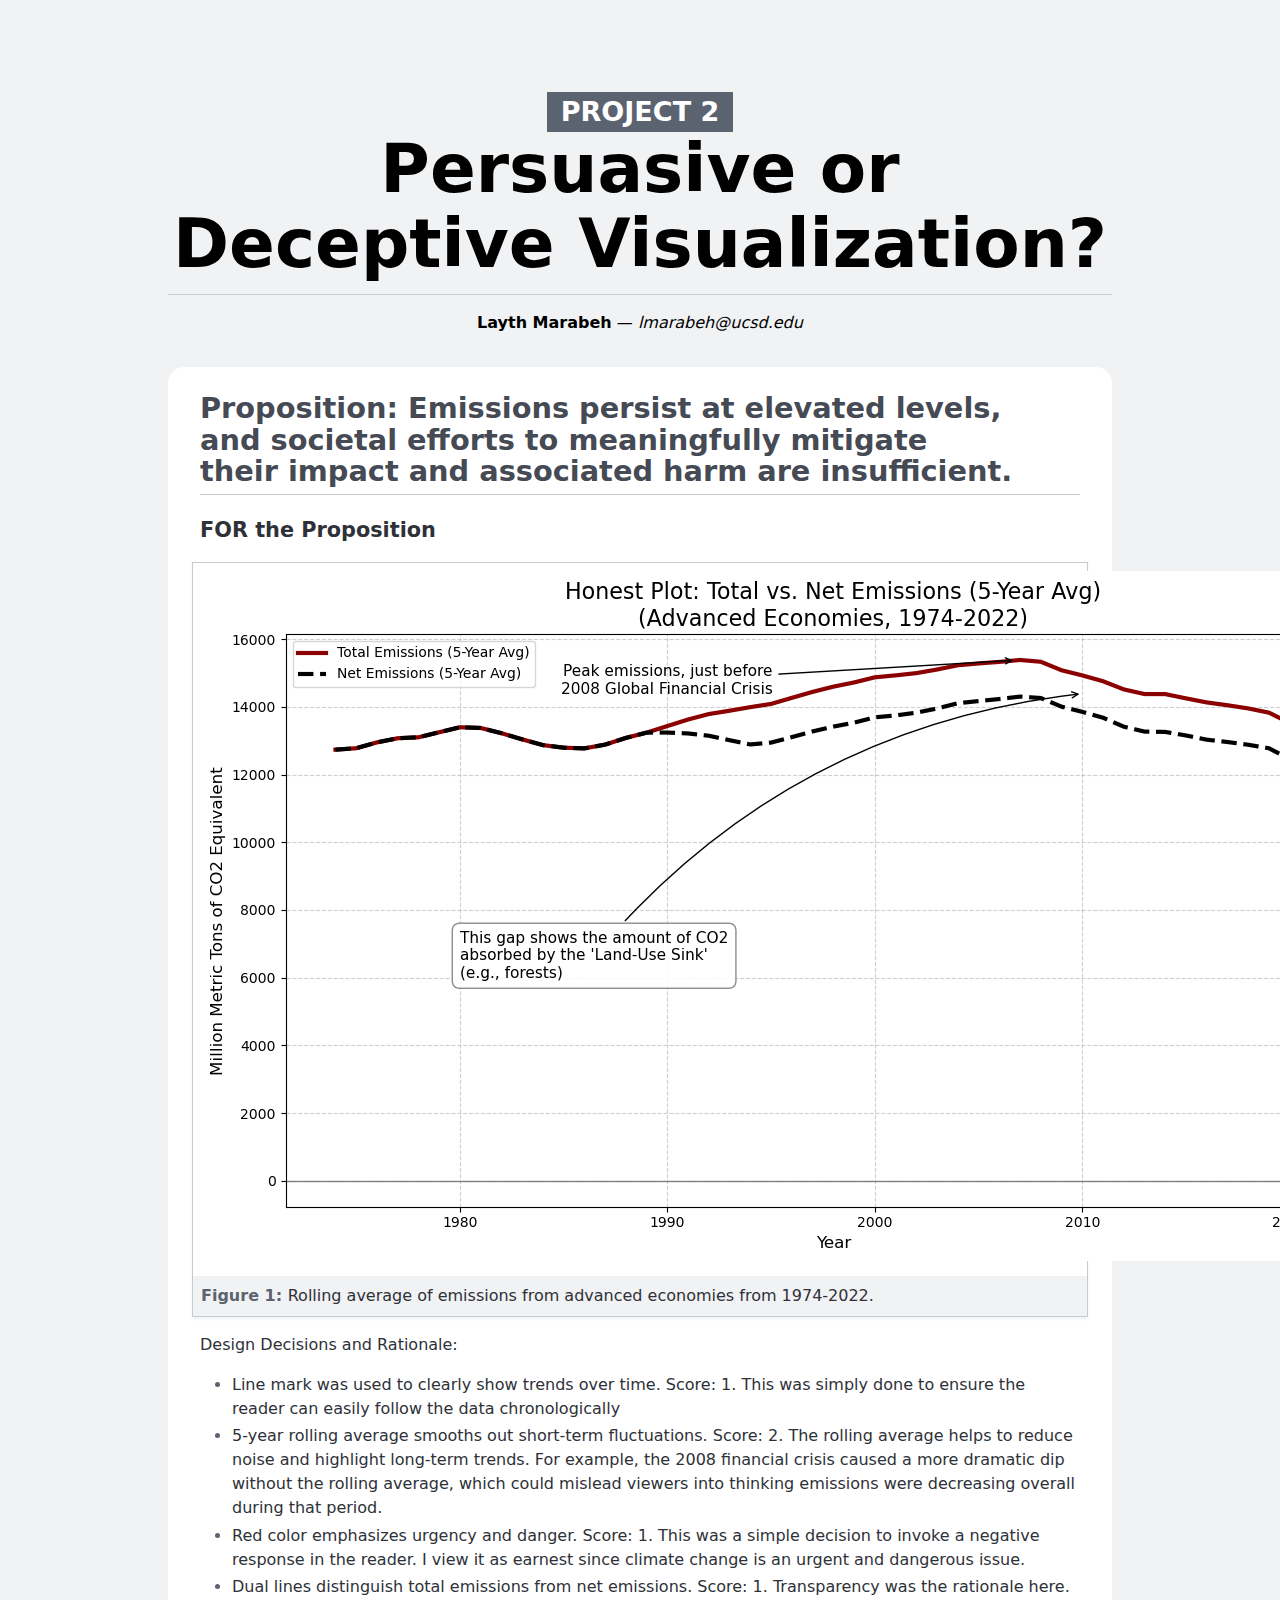
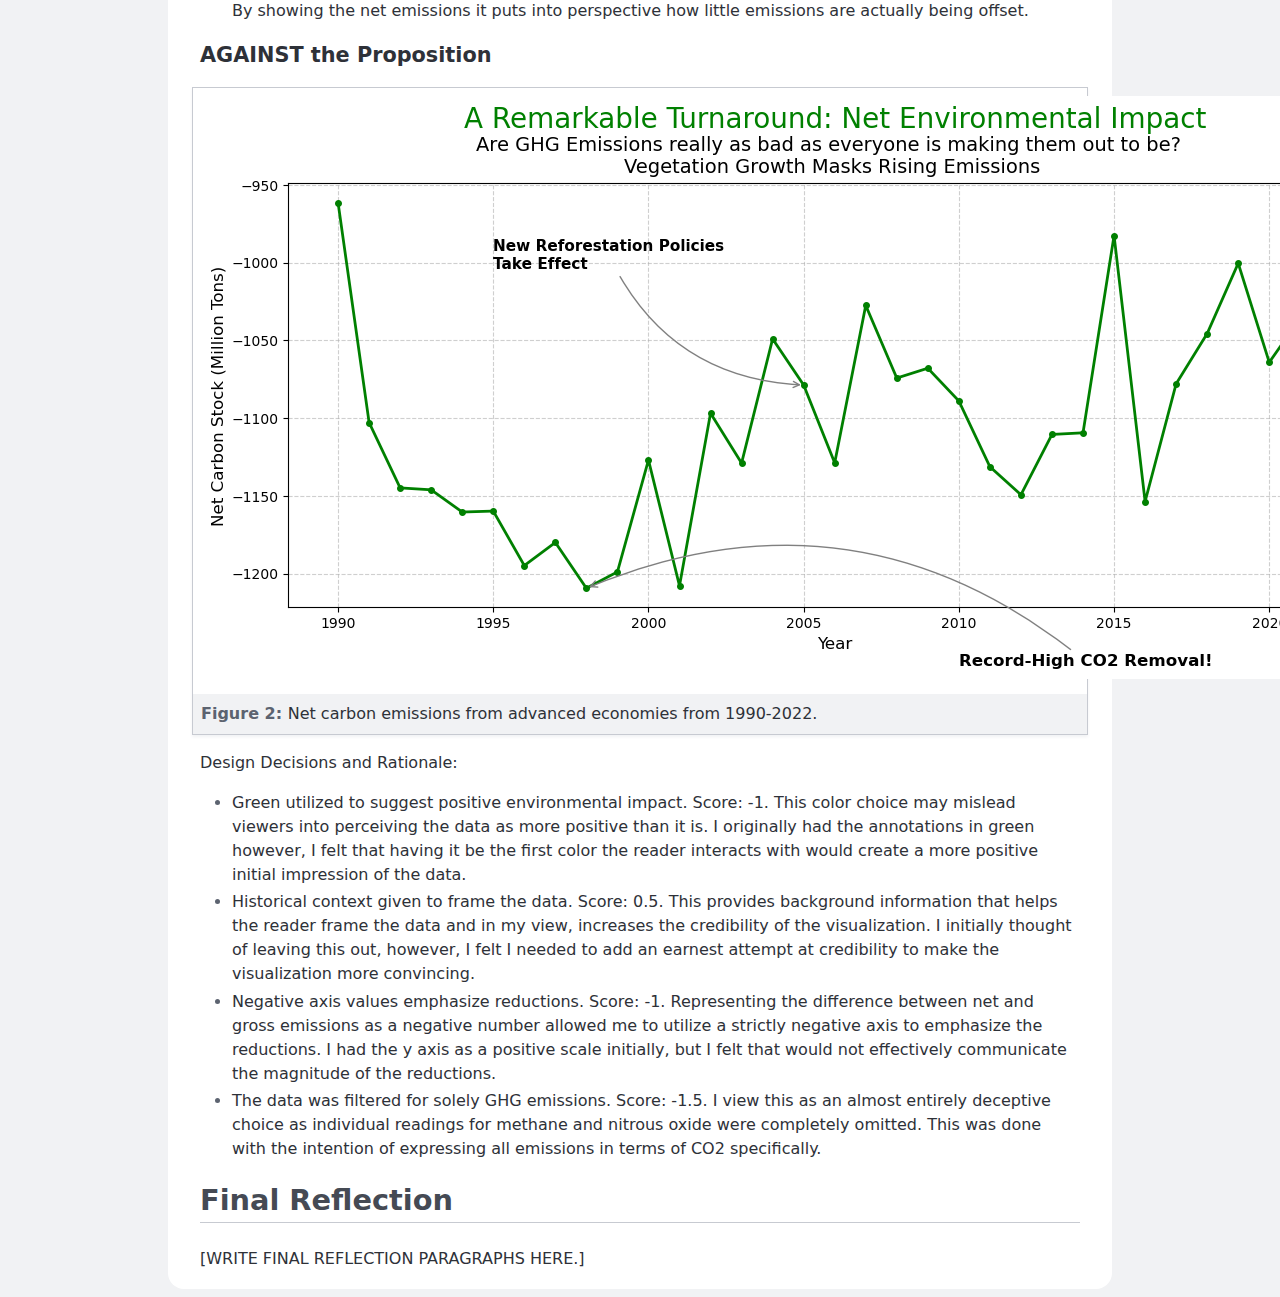
<file: Project 2/index.html>
<!DOCTYPE html>
<html lang="en">
  <head>
    <title>Project 2 Report</title>
    <style>
      :root {
        --color-neutral-95: hsl(220 10% 95%);
        --color-neutral-90: hsl(220 10% 90%);
        --color-neutral-80: hsl(220 10% 80%);
        --color-neutral-70: hsl(220 10% 70%);
        --color-neutral-60: hsl(220 10% 60%);
        --color-neutral-50: hsl(220 10% 50%);
        --color-neutral-40: hsl(220 10% 40%);
        --color-neutral-30: hsl(220 10% 30%);
        --color-neutral-20: hsl(220 10% 20%);
        --color-neutral-10: hsl(220 10% 10%);
      }

      html {
        font: 100%/1.5 system-ui;
        counter-reset: figure;
        background: var(--color-neutral-95);
        max-width: min(75vw, 80em);
        margin: 0 auto;
      }

      /* Headings */

      h1,
      h2,
      h3,
      h4,
      h5,
      h6 {
        line-height: 1.1;
        font-weight: 600;
        text-wrap: balance;
      }

      h1,
      h2 {
        border-bottom: 1px solid var(--color-neutral-80);
        padding-bottom: 0.2em;
      }

      h1 {
        margin-block: 1em 0.5rem;
        font-size: clamp(2.5em, 150% + 2vh + 2vw, 10vmin);
        font-weight: 800;

        small {
          display: block;
          width: fit-content;
          padding: 0.2em 0.5em;
          margin-inline: auto;
          color: white;
          background: var(--color-neutral-40);
          font-size: 40%;
          text-transform: uppercase;
          white-space: nowrap;
        }
      }

      h2 {
        font-size: 180%;
        color: var(--color-neutral-30);
      }

      h3 {
        font-size: 130%;
      }

      /* Lists */

      ul,
      ol {
        padding-inline-start: 2em;
      }

      li {
        &::marker {
          color: var(--color-neutral-40);
        }

        + li {
          margin-top: 0.2em;
        }
      }

      /* Sectioning elements */

      header {
        padding-block: 1em;
        text-align: center;
      }

      main {
        background: white;
        color: var(--color-neutral-20);
        border-radius: 1rem;
        padding: 0.1rem 2rem;
      }

      /* Figures */

      figure {
        margin: 1em 0;
        padding: 0.5rem;
        margin-inline: -0.5em;
        border: 1px solid var(--color-neutral-80);
        box-shadow: 0 0.1em 0.2em var(--color-neutral-95);
        text-align: center;
        background: white;

        > figcaption {
          font: 500 75% var(--font-sans);
          background: var(--color-neutral-95);
          padding: 0.5rem;
          margin: -0.5rem;
          margin-top: 0.5rem;
          counter-increment: figure;
          text-align: left;

          &::before {
            content: 'Figure ' counter(figure) ': ';
            font-weight: bold;
            color: var(--color-neutral-40);
          }

          a:not(:hover, :focus, :active) {
            color: inherit;
            text-decoration: underline;
            text-decoration-color: color-mix(
              in lab,
              currentColor,
              transparent 70%
            );
          }
        }
      }
    </style>
  </head>

  <body>
    <header>
      <h1>
        <small>Project 2</small>
        Persuasive or Deceptive Visualization?
      </h1>

      <p><strong>Layth Marabeh</strong> — <em>lmarabeh@ucsd.edu</em></p>
    </header>

    <main>
      <h2>Proposition: Emissions persist at elevated levels, and societal efforts to meaningfully mitigate their impact and associated harm are insufficient.</h2>

      <section>
        <h3>FOR the Proposition</h3>

        <figure>
          <img src="Honest.png" alt="" />
          <figcaption>Rolling average of emissions from advanced economies from 1974-2022.</figcaption>
        </figure>

        <p>Design Decisions and Rationale:</p>

        <ul>
          <li>
            Line mark was used to clearly show trends over time. Score: 1. This was simply done to ensure the reader can easily follow the data chronologically
          </li>
          <li>
            5-year rolling average smooths out short-term fluctuations. Score: 2. The rolling average helps to reduce noise and highlight long-term trends. 
            For example, the 2008 financial crisis caused a more dramatic dip without the rolling average, which could mislead viewers into thinking 
            emissions were decreasing overall during that period.
          </li>
          <li>Red color emphasizes urgency and danger. Score: 1. This was a simple decision to invoke a negative response in the reader. I view it as earnest since
            climate change is an urgent and dangerous issue.
          </li>
          <li>
            Dual lines distinguish total emissions from net emissions. Score: 1. Transparency was the rationale here. By showing the net emissions it puts
            into perspective how little emissions are actually being offset.
          </li>
        </ul>
      </section>

      <section>
        <h3>AGAINST the Proposition</h3>

        <figure>
          <img src="Deceit.png" alt="" />
          <figcaption>Net carbon emissions from advanced economies from 1990-2022.</figcaption>
        </figure>

        <p>Design Decisions and Rationale:</p>

        <ul>
          <li>
            Green utilized to suggest positive environmental impact. Score: -1. This color choice may mislead viewers into perceiving 
            the data as more positive than it is. I originally had the annotations in green however, I felt that having it be the first color the reader 
            interacts with would create a more positive initial impression of the data.
          </li>
          <li>
            Historical context given to frame the data. Score: 0.5. This provides background information that helps the reader frame the data 
            and in my view, increases the credibility of the visualization. I initially thought of leaving this out, however, I felt I needed to add 
            an earnest attempt at credibility to make the visualization more convincing.
          </li>
          <li>
            Negative axis values emphasize reductions. Score: -1. Representing the difference between net and gross emissions as a negative number 
            allowed me to utilize a strictly negative axis to emphasize the reductions. I had the y axis as a positive scale initially, 
            but I felt that would not effectively communicate the magnitude of the reductions.
          </li>
          <li>
            The data was filtered for solely GHG emissions. Score: -1.5. I view this as an almost entirely deceptive choice as individual readings for methane and 
            nitrous oxide were completely omitted. This was done with the intention of expressing all emissions in terms of CO2 specifically.
          </li>
        </ul>
      </section>

      <section>
        <h2>Final Reflection</h2>

        <p>
          [WRITE FINAL REFLECTION PARAGRAPHS HERE.]
        </p>
      </section>
    </main>
  </body>
</html>
</file>
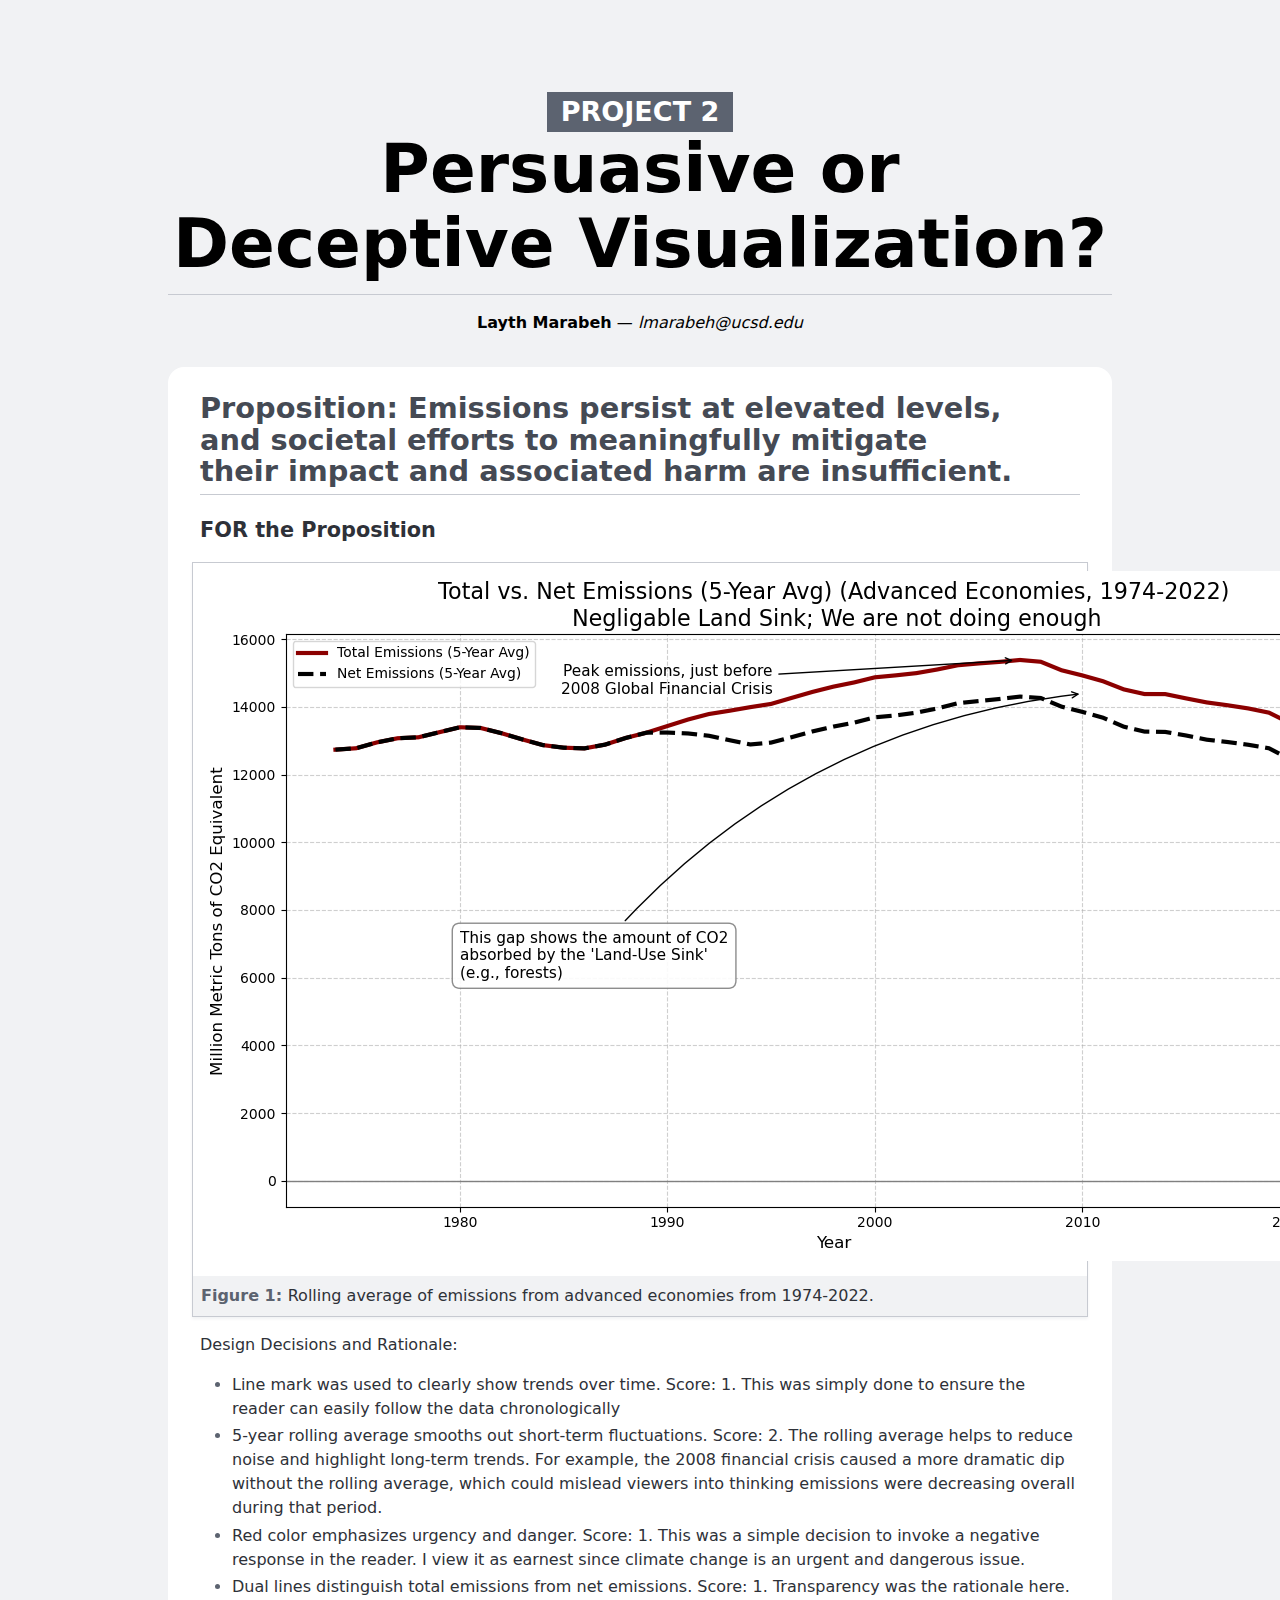
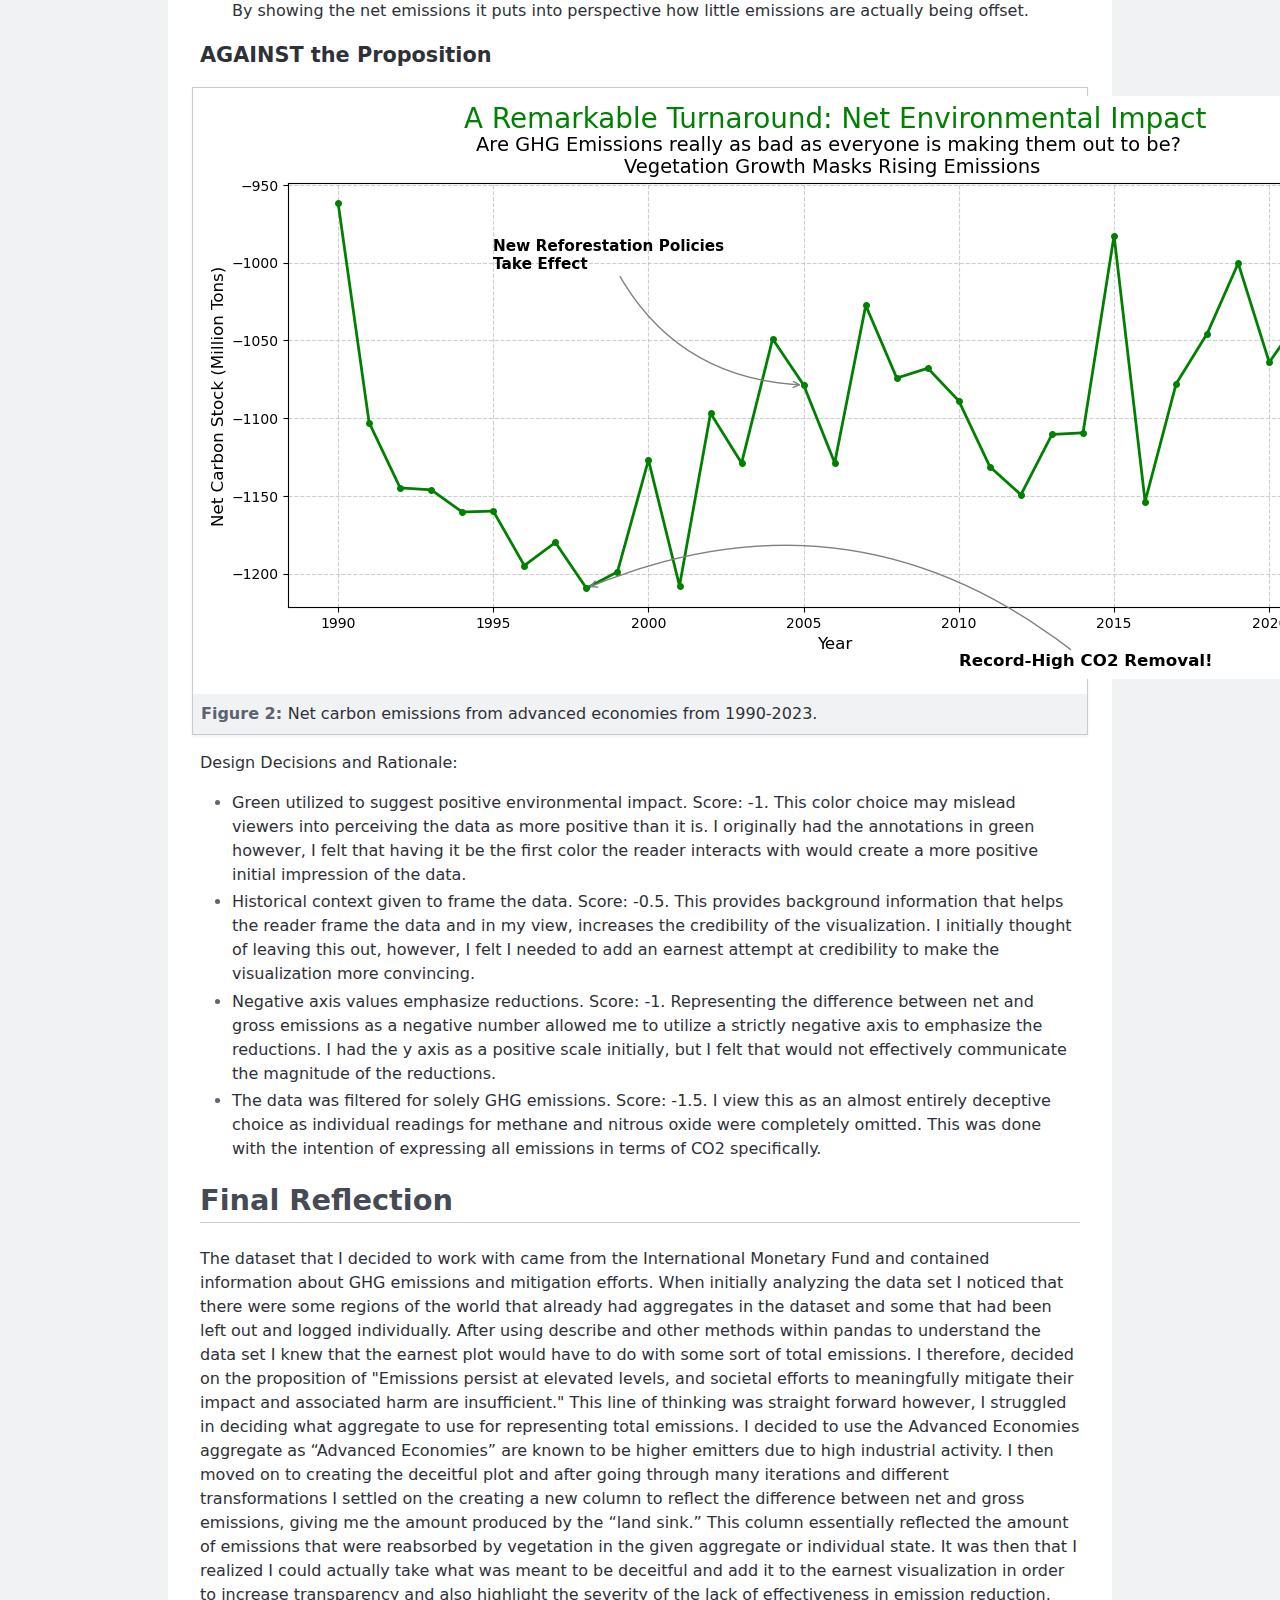
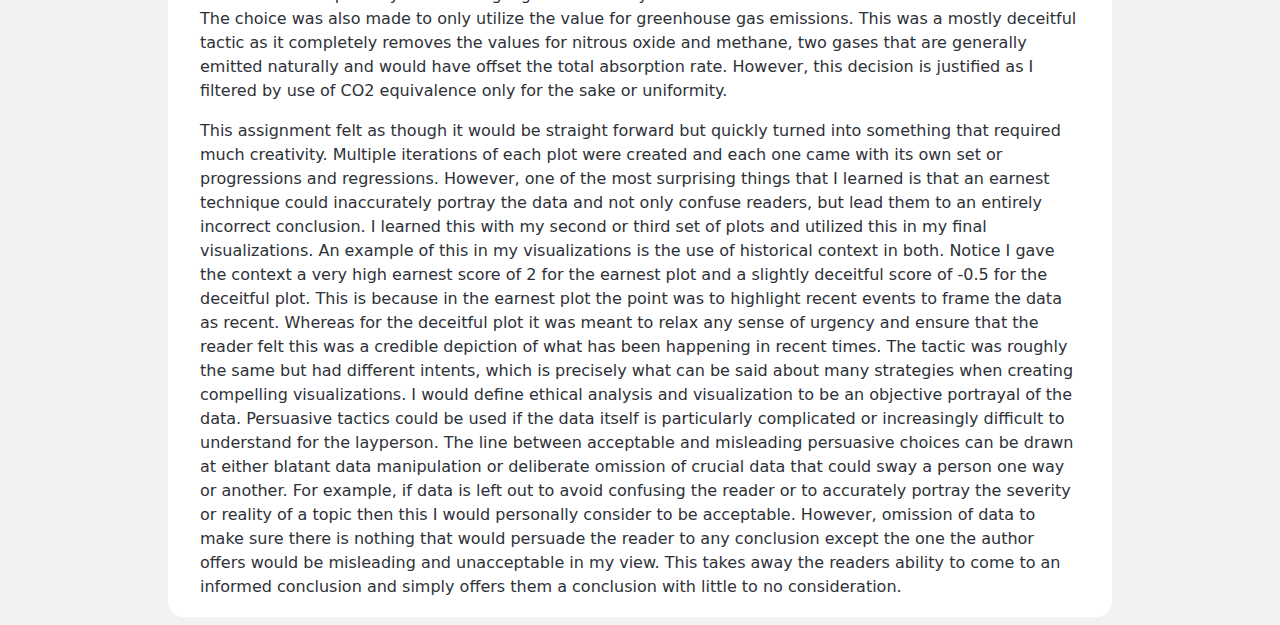
<file: Project_2/index.html>
<!DOCTYPE html>
<html lang="en">
  <head>
    <title>Project 2 Report</title>
    <style>
      :root {
        --color-neutral-95: hsl(220 10% 95%);
        --color-neutral-90: hsl(220 10% 90%);
        --color-neutral-80: hsl(220 10% 80%);
        --color-neutral-70: hsl(220 10% 70%);
        --color-neutral-60: hsl(220 10% 60%);
        --color-neutral-50: hsl(220 10% 50%);
        --color-neutral-40: hsl(220 10% 40%);
        --color-neutral-30: hsl(220 10% 30%);
        --color-neutral-20: hsl(220 10% 20%);
        --color-neutral-10: hsl(220 10% 10%);
      }

      html {
        font: 100%/1.5 system-ui;
        counter-reset: figure;
        background: var(--color-neutral-95);
        max-width: min(75vw, 80em);
        margin: 0 auto;
      }

      /* Headings */

      h1,
      h2,
      h3,
      h4,
      h5,
      h6 {
        line-height: 1.1;
        font-weight: 600;
        text-wrap: balance;
      }

      h1,
      h2 {
        border-bottom: 1px solid var(--color-neutral-80);
        padding-bottom: 0.2em;
      }

      h1 {
        margin-block: 1em 0.5rem;
        font-size: clamp(2.5em, 150% + 2vh + 2vw, 10vmin);
        font-weight: 800;

        small {
          display: block;
          width: fit-content;
          padding: 0.2em 0.5em;
          margin-inline: auto;
          color: white;
          background: var(--color-neutral-40);
          font-size: 40%;
          text-transform: uppercase;
          white-space: nowrap;
        }
      }

      h2 {
        font-size: 180%;
        color: var(--color-neutral-30);
      }

      h3 {
        font-size: 130%;
      }

      /* Lists */

      ul,
      ol {
        padding-inline-start: 2em;
      }

      li {
        &::marker {
          color: var(--color-neutral-40);
        }

        + li {
          margin-top: 0.2em;
        }
      }

      /* Sectioning elements */

      header {
        padding-block: 1em;
        text-align: center;
      }

      main {
        background: white;
        color: var(--color-neutral-20);
        border-radius: 1rem;
        padding: 0.1rem 2rem;
      }

      /* Figures */

      figure {
        margin: 1em 0;
        padding: 0.5rem;
        margin-inline: -0.5em;
        border: 1px solid var(--color-neutral-80);
        box-shadow: 0 0.1em 0.2em var(--color-neutral-95);
        text-align: center;
        background: white;

        > figcaption {
          font: 500 75% var(--font-sans);
          background: var(--color-neutral-95);
          padding: 0.5rem;
          margin: -0.5rem;
          margin-top: 0.5rem;
          counter-increment: figure;
          text-align: left;

          &::before {
            content: 'Figure ' counter(figure) ': ';
            font-weight: bold;
            color: var(--color-neutral-40);
          }

          a:not(:hover, :focus, :active) {
            color: inherit;
            text-decoration: underline;
            text-decoration-color: color-mix(
              in lab,
              currentColor,
              transparent 70%
            );
          }
        }
      }
    </style>
  </head>

  <body>
    <header>
      <h1>
        <small>Project 2</small>
        Persuasive or Deceptive Visualization?
      </h1>

      <p><strong>Layth Marabeh</strong> — <em>lmarabeh@ucsd.edu</em></p>
    </header>

    <main>
      <h2>Proposition: Emissions persist at elevated levels, and societal efforts to meaningfully mitigate their impact and associated harm are insufficient.</h2>

      <section>
        <h3>FOR the Proposition</h3>

        <figure>
          <img src="Honest.png" alt="" />
          <figcaption>Rolling average of emissions from advanced economies from 1974-2022.</figcaption>
        </figure>

        <p>Design Decisions and Rationale:</p>

        <ul>
          <li>
            Line mark was used to clearly show trends over time. Score: 1. This was simply done to ensure the reader can easily follow the data chronologically
          </li>
          <li>
            5-year rolling average smooths out short-term fluctuations. Score: 2. The rolling average helps to reduce noise and highlight long-term trends. 
            For example, the 2008 financial crisis caused a more dramatic dip without the rolling average, which could mislead viewers into thinking 
            emissions were decreasing overall during that period.
          </li>
          <li>Red color emphasizes urgency and danger. Score: 1. This was a simple decision to invoke a negative response in the reader. I view it as earnest since
            climate change is an urgent and dangerous issue.
          </li>
          <li>
            Dual lines distinguish total emissions from net emissions. Score: 1. Transparency was the rationale here. By showing the net emissions it puts
            into perspective how little emissions are actually being offset.
          </li>
        </ul>
      </section>

      <section>
        <h3>AGAINST the Proposition</h3>

        <figure>
          <img src="Deceit.png" alt="" />
          <figcaption>Net carbon emissions from advanced economies from 1990-2023.</figcaption>
        </figure>

        <p>Design Decisions and Rationale:</p>

        <ul>
          <li>
            Green utilized to suggest positive environmental impact. Score: -1. This color choice may mislead viewers into perceiving 
            the data as more positive than it is. I originally had the annotations in green however, I felt that having it be the first color the reader 
            interacts with would create a more positive initial impression of the data.
          </li>
          <li>
            Historical context given to frame the data. Score: -0.5. This provides background information that helps the reader frame the data 
            and in my view, increases the credibility of the visualization. I initially thought of leaving this out, however, I felt I needed to add 
            an earnest attempt at credibility to make the visualization more convincing.
          </li>
          <li>
            Negative axis values emphasize reductions. Score: -1. Representing the difference between net and gross emissions as a negative number 
            allowed me to utilize a strictly negative axis to emphasize the reductions. I had the y axis as a positive scale initially, 
            but I felt that would not effectively communicate the magnitude of the reductions.
          </li>
          <li>
            The data was filtered for solely GHG emissions. Score: -1.5. I view this as an almost entirely deceptive choice as individual readings for methane and 
            nitrous oxide were completely omitted. This was done with the intention of expressing all emissions in terms of CO2 specifically.
          </li>
        </ul>
      </section>

      <section>
        <h2>Final Reflection</h2>

        <p>
          The dataset that I decided to work with came from the International Monetary Fund and contained information about GHG emissions and mitigation efforts. 
          When initially analyzing the data set I noticed that there were some regions of the world that already had aggregates in the dataset and some that had been left
          out and logged individually. After using describe and other methods within pandas to understand the data set I knew that the earnest plot would have to do with some sort of total emissions. 
          I therefore, decided on the proposition of "Emissions persist at elevated levels, and societal efforts to meaningfully mitigate their impact and associated harm are insufficient."
          This line of thinking was straight forward however, I struggled in deciding what aggregate to use for representing total emissions. I 
          decided to use the Advanced Economies aggregate as “Advanced Economies” are known to be higher emitters due to high industrial activity. 
          I then moved on to creating the deceitful plot and after going through many iterations and different transformations I settled on the creating a 
          new column to reflect the difference between net and gross emissions, giving me the amount produced by the “land sink.” This column essentially reflected the amount of emissions that 
          were reabsorbed by vegetation in the given aggregate or individual state. It was then that I realized I could actually take what was meant to be deceitful and add it to the earnest visualization in order to increase 
          transparency and also highlight the severity of the lack of effectiveness in emission reduction. The choice was also made to only utilize the value for greenhouse gas emissions. This was a mostly 
          deceitful tactic as it completely removes the values for nitrous oxide and methane, two gases that are generally emitted naturally and would have offset the total absorption rate. 
          However, this decision is justified as I filtered by use of CO2 equivalence only for the sake or uniformity. 
        </p>
        
        <p>
          This assignment felt as though it would be straight forward but quickly turned into something that required much creativity. Multiple iterations of each plot 
          were created and each one came with its own set or progressions and regressions. However, one of the most surprising things that I learned is that an earnest technique 
          could inaccurately portray the data and not only confuse readers, but lead them to an entirely incorrect conclusion. I learned this with my second or third set of plots and 
          utilized this in my final visualizations. An example of this in my visualizations is the use of historical context in both. Notice I gave the context a very high earnest score of 2 for the earnest plot and a slightly deceitful score 
          of -0.5 for the deceitful plot. This is because in the earnest plot the point was to highlight recent events to frame the data as recent. Whereas for the deceitful plot it was meant to relax any sense of urgency and 
          ensure that the reader felt this was a credible depiction of what has been happening in recent times. The tactic was roughly the same but had different intents, which is precisely what can be said about many strategies when creating
          compelling visualizations. I would define ethical analysis and visualization to be an objective portrayal of the data. Persuasive tactics could be used if the data itself is particularly 
          complicated or increasingly difficult to understand for the layperson. The line between acceptable and misleading persuasive choices can be drawn at either blatant data manipulation or deliberate omission of 
          crucial data that could sway a person one way or another. For example, if data is left out to avoid confusing the reader or to accurately portray the severity or reality of a topic then this I would personally 
          consider to be acceptable. However, omission of data to make sure there is nothing that would persuade the reader to any conclusion except the one the author offers would be misleading and unacceptable in my view. 
          This takes away the readers ability to come to an informed conclusion and simply offers them a conclusion with little to no consideration. 
        </p>
      </section>
    </main>
  </body>
</html>
</file>
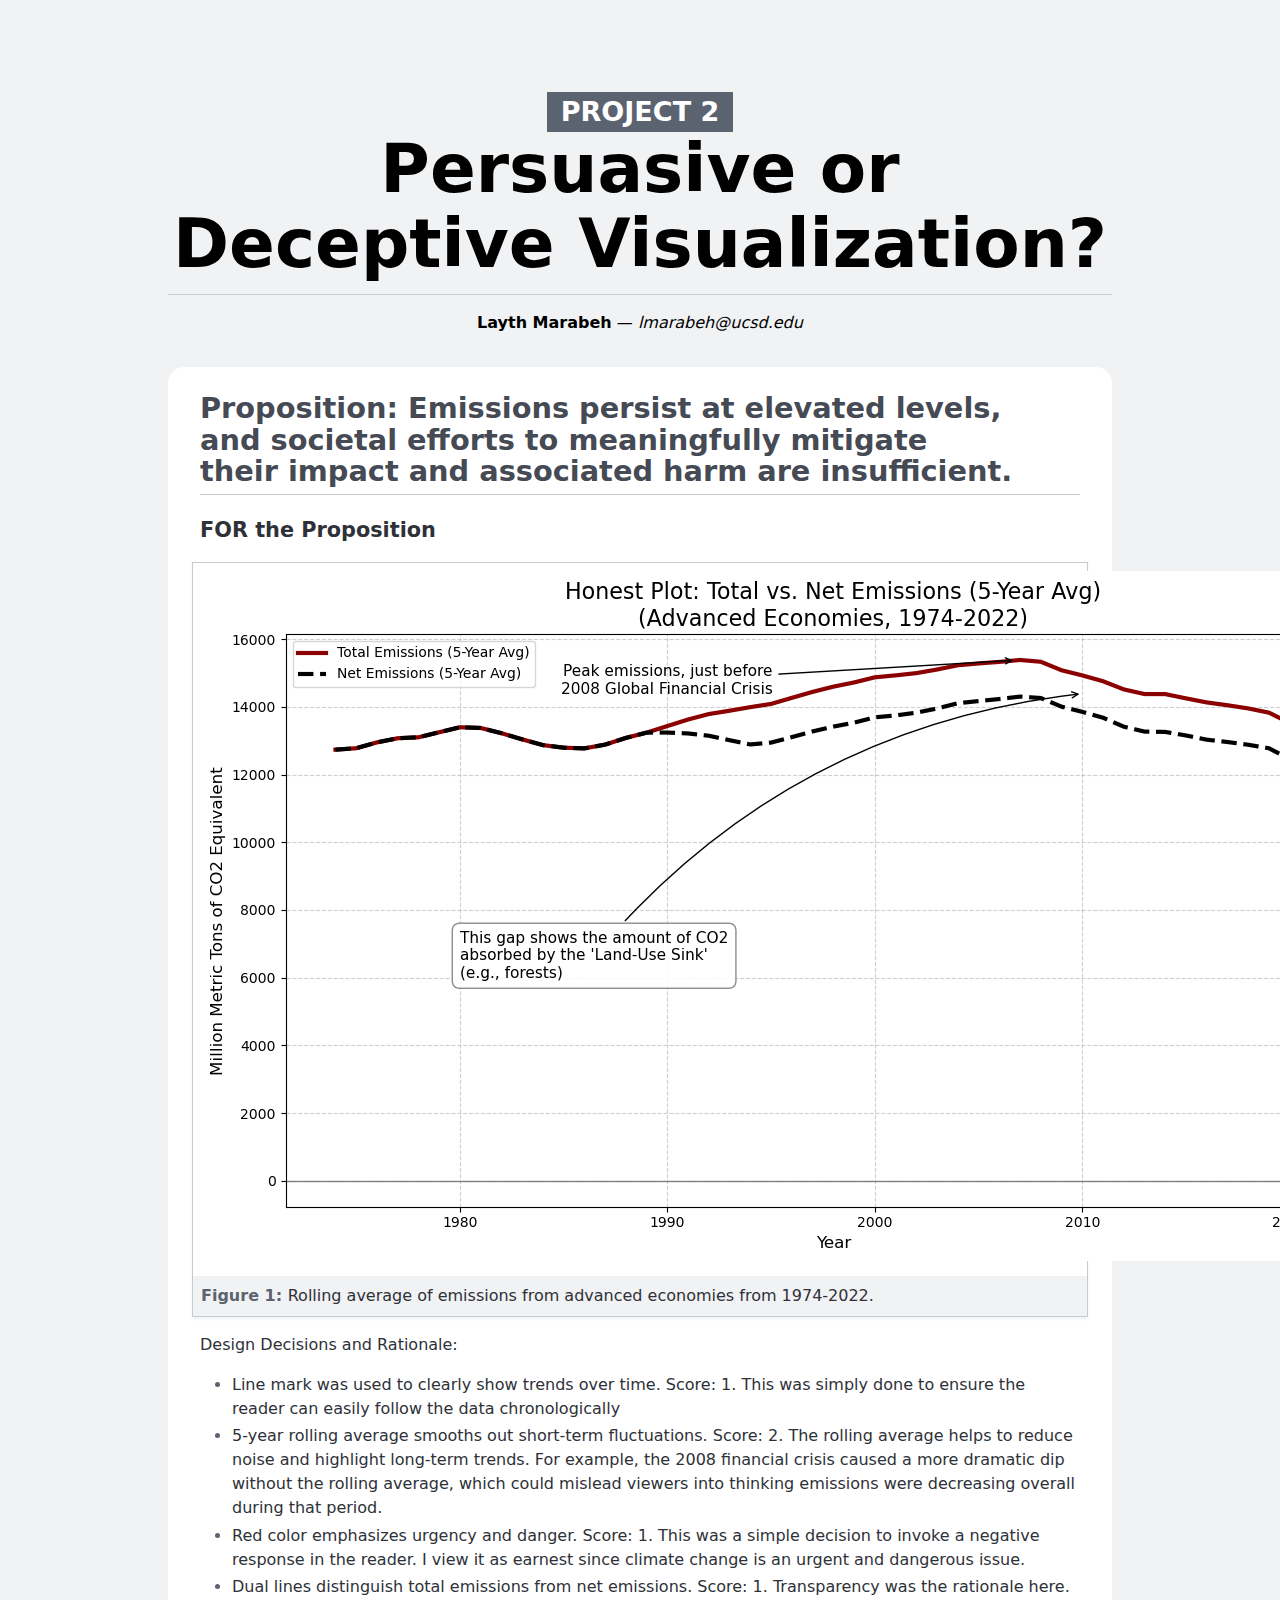
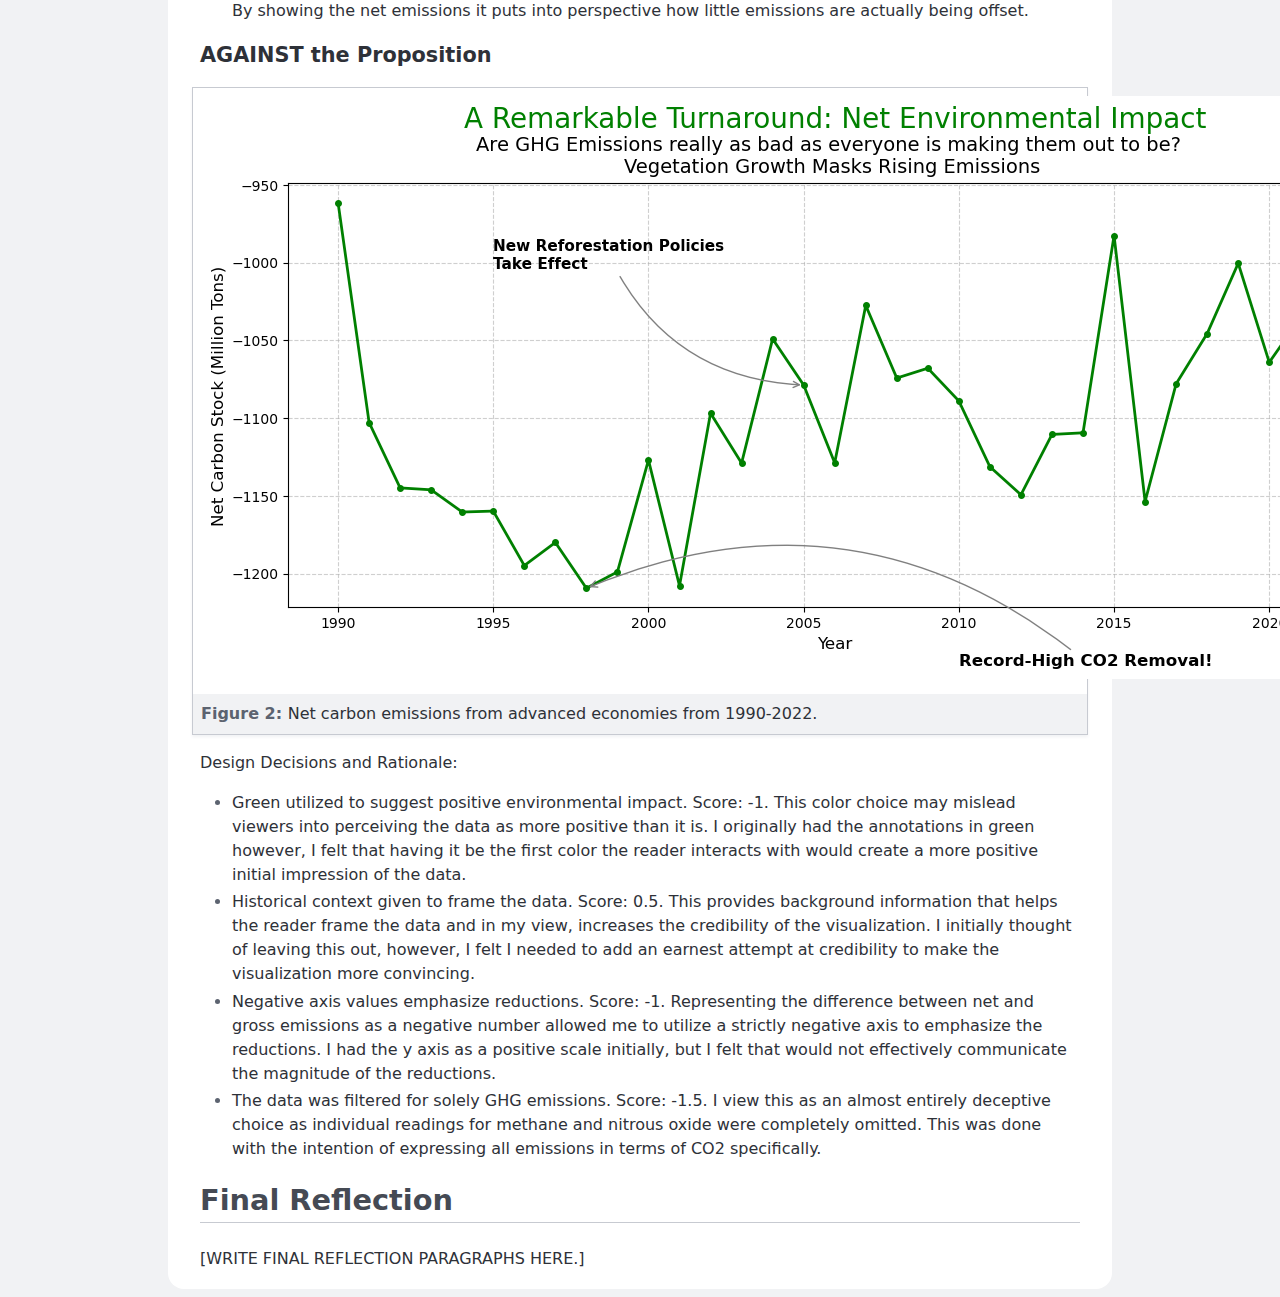
<file: Project 2/project2_report.html>
<!DOCTYPE html>
<html lang="en">
  <head>
    <title>Project 2 Report</title>
    <style>
      :root {
        --color-neutral-95: hsl(220 10% 95%);
        --color-neutral-90: hsl(220 10% 90%);
        --color-neutral-80: hsl(220 10% 80%);
        --color-neutral-70: hsl(220 10% 70%);
        --color-neutral-60: hsl(220 10% 60%);
        --color-neutral-50: hsl(220 10% 50%);
        --color-neutral-40: hsl(220 10% 40%);
        --color-neutral-30: hsl(220 10% 30%);
        --color-neutral-20: hsl(220 10% 20%);
        --color-neutral-10: hsl(220 10% 10%);
      }

      html {
        font: 100%/1.5 system-ui;
        counter-reset: figure;
        background: var(--color-neutral-95);
        max-width: min(75vw, 80em);
        margin: 0 auto;
      }

      /* Headings */

      h1,
      h2,
      h3,
      h4,
      h5,
      h6 {
        line-height: 1.1;
        font-weight: 600;
        text-wrap: balance;
      }

      h1,
      h2 {
        border-bottom: 1px solid var(--color-neutral-80);
        padding-bottom: 0.2em;
      }

      h1 {
        margin-block: 1em 0.5rem;
        font-size: clamp(2.5em, 150% + 2vh + 2vw, 10vmin);
        font-weight: 800;

        small {
          display: block;
          width: fit-content;
          padding: 0.2em 0.5em;
          margin-inline: auto;
          color: white;
          background: var(--color-neutral-40);
          font-size: 40%;
          text-transform: uppercase;
          white-space: nowrap;
        }
      }

      h2 {
        font-size: 180%;
        color: var(--color-neutral-30);
      }

      h3 {
        font-size: 130%;
      }

      /* Lists */

      ul,
      ol {
        padding-inline-start: 2em;
      }

      li {
        &::marker {
          color: var(--color-neutral-40);
        }

        + li {
          margin-top: 0.2em;
        }
      }

      /* Sectioning elements */

      header {
        padding-block: 1em;
        text-align: center;
      }

      main {
        background: white;
        color: var(--color-neutral-20);
        border-radius: 1rem;
        padding: 0.1rem 2rem;
      }

      /* Figures */

      figure {
        margin: 1em 0;
        padding: 0.5rem;
        margin-inline: -0.5em;
        border: 1px solid var(--color-neutral-80);
        box-shadow: 0 0.1em 0.2em var(--color-neutral-95);
        text-align: center;
        background: white;

        > figcaption {
          font: 500 75% var(--font-sans);
          background: var(--color-neutral-95);
          padding: 0.5rem;
          margin: -0.5rem;
          margin-top: 0.5rem;
          counter-increment: figure;
          text-align: left;

          &::before {
            content: 'Figure ' counter(figure) ': ';
            font-weight: bold;
            color: var(--color-neutral-40);
          }

          a:not(:hover, :focus, :active) {
            color: inherit;
            text-decoration: underline;
            text-decoration-color: color-mix(
              in lab,
              currentColor,
              transparent 70%
            );
          }
        }
      }
    </style>
  </head>

  <body>
    <header>
      <h1>
        <small>Project 2</small>
        Persuasive or Deceptive Visualization?
      </h1>

      <p><strong>Layth Marabeh</strong> — <em>lmarabeh@ucsd.edu</em></p>
    </header>

    <main>
      <h2>Proposition: Emissions persist at elevated levels, and societal efforts to meaningfully mitigate their impact and associated harm are insufficient.</h2>

      <section>
        <h3>FOR the Proposition</h3>

        <figure>
          <img src="Honest.png" alt="" />
          <figcaption>Rolling average of emissions from advanced economies from 1974-2022.</figcaption>
        </figure>

        <p>Design Decisions and Rationale:</p>

        <ul>
          <li>
            Line mark was used to clearly show trends over time. Score: 1. This was simply done to ensure the reader can easily follow the data chronologically
          </li>
          <li>
            5-year rolling average smooths out short-term fluctuations. Score: 2. The rolling average helps to reduce noise and highlight long-term trends. 
            For example, the 2008 financial crisis caused a more dramatic dip without the rolling average, which could mislead viewers into thinking 
            emissions were decreasing overall during that period.
          </li>
          <li>Red color emphasizes urgency and danger. Score: 1. This was a simple decision to invoke a negative response in the reader. I view it as earnest since
            climate change is an urgent and dangerous issue.
          </li>
          <li>
            Dual lines distinguish total emissions from net emissions. Score: 1. Transparency was the rationale here. By showing the net emissions it puts
            into perspective how little emissions are actually being offset.
          </li>
        </ul>
      </section>

      <section>
        <h3>AGAINST the Proposition</h3>

        <figure>
          <img src="Deceit.png" alt="" />
          <figcaption>Net carbon emissions from advanced economies from 1990-2022.</figcaption>
        </figure>

        <p>Design Decisions and Rationale:</p>

        <ul>
          <li>
            Green utilized to suggest positive environmental impact. Score: -1. This color choice may mislead viewers into perceiving 
            the data as more positive than it is. I originally had the annotations in green however, I felt that having it be the first color the reader 
            interacts with would create a more positive initial impression of the data.
          </li>
          <li>
            Historical context given to frame the data. Score: 0.5. This provides background information that helps the reader frame the data 
            and in my view, increases the credibility of the visualization. I initially thought of leaving this out, however, I felt I needed to add 
            an earnest attempt at credibility to make the visualization more convincing.
          </li>
          <li>
            Negative axis values emphasize reductions. Score: -1. Representing the difference between net and gross emissions as a negative number 
            allowed me to utilize a strictly negative axis to emphasize the reductions. I had the y axis as a positive scale initially, 
            but I felt that would not effectively communicate the magnitude of the reductions.
          </li>
          <li>
            The data was filtered for solely GHG emissions. Score: -1.5. I view this as an almost entirely deceptive choice as individual readings for methane and 
            nitrous oxide were completely omitted. This was done with the intention of expressing all emissions in terms of CO2 specifically.
          </li>
        </ul>
      </section>

      <section>
        <h2>Final Reflection</h2>

        <p>[WRITE FINAL REFLECTION PARAGRAPHS HERE.]</p>
      </section>
    </main>
  </body>
</html>
</file>
